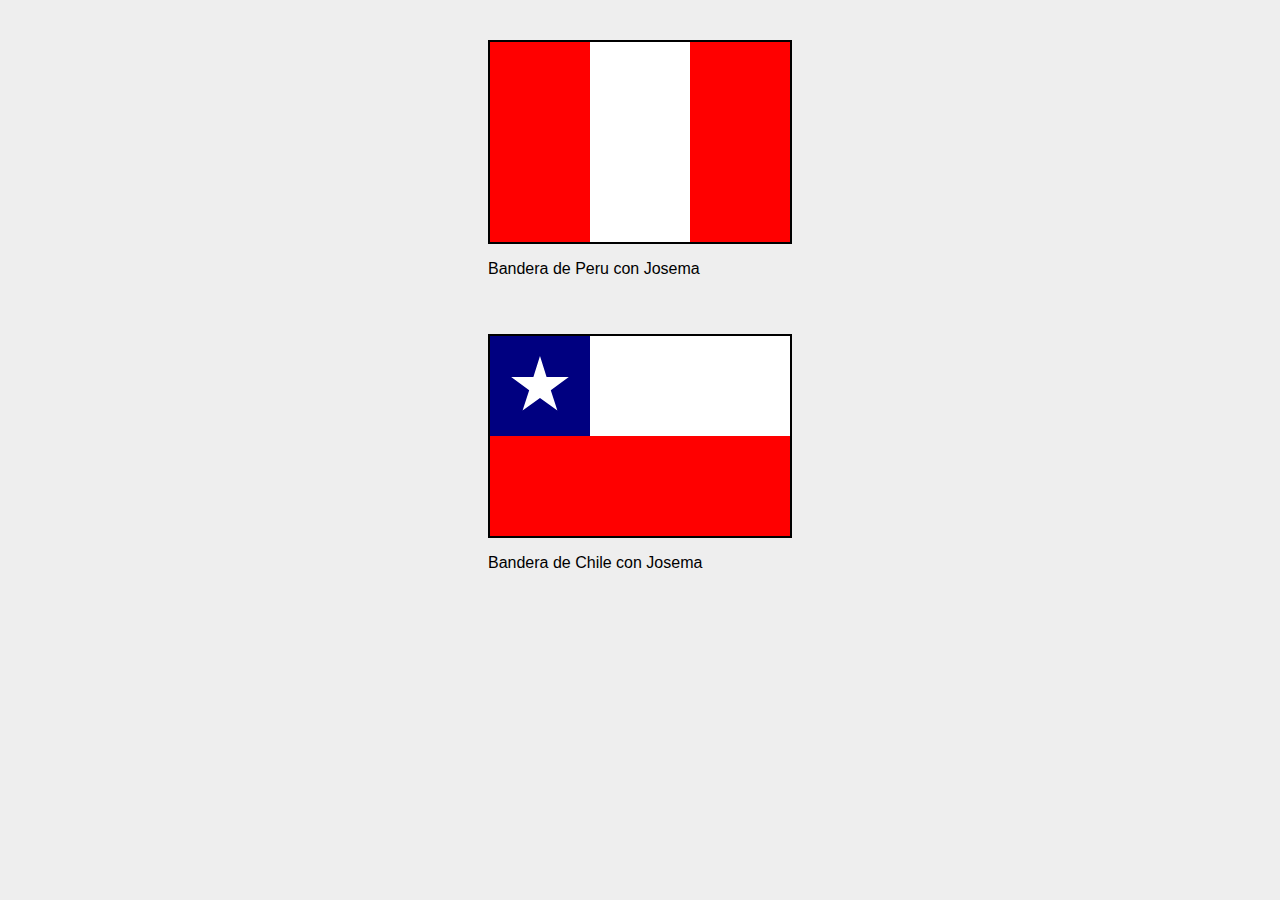
<file: bandera/index.html>
<!DOCTYPE html>
<html lang="es">
<head>
  <meta charset="UTF-8">
  <title></title>
  <link rel="stylesheet" href="bandera.css">
  </head>
<body>
  <section class="bandera-peru">
    <div class="bandera">
      <div class="franja roja"></div>
      <div class="franja blanca"></div>
      <div class="franja roja"></div>
    </div>
    <p>Bandera de Peru con Josema</p>
  </section>

  <section class="bandera-chile">
    <div class="bandera-chilena">
      <div class="parte-superior">
        <div class="cuadro-azul">
          <div class="estrella"></div>
        </div>
        <div class="blanco-horizontal"></div>
      </div>
      <div class="rojo-horizontal"></div>
    </div>
    <p>Bandera de Chile con Josema</p>
  </section>
</body>
</html>
</file>
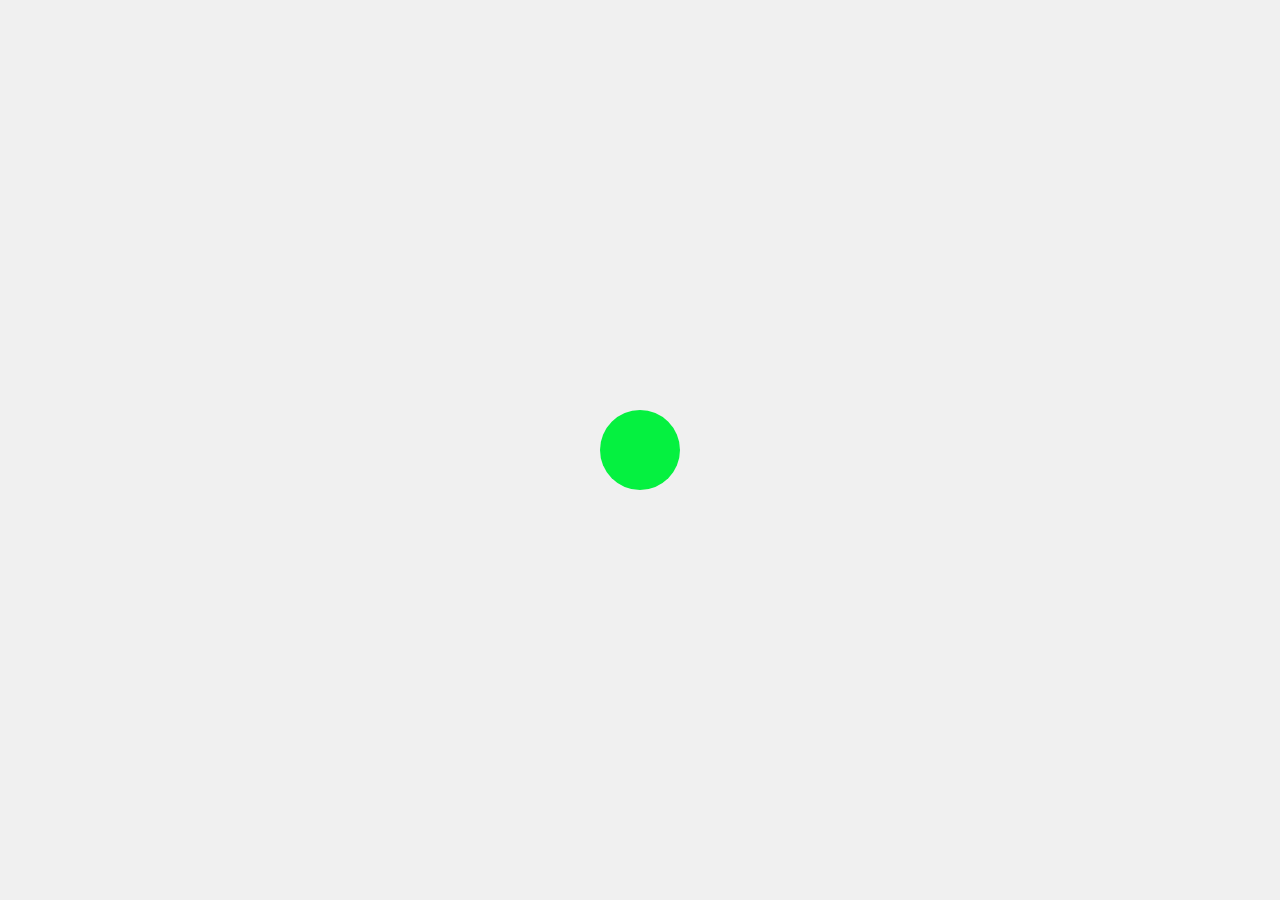
<file: bote/index.html>
<!DOCTYPE html>
<html lang="es">
<head>
  <meta charset="UTF-8" />
  <meta name="viewport" content="width=device-width, initial-scale=1" />
  <title>Círculo que rebota al pasar el cursor</title>
  <link rel="stylesheet" href="./style.css" />
</head>
<body>
  <div class="circle"></div>
</body>
</html>
</file>
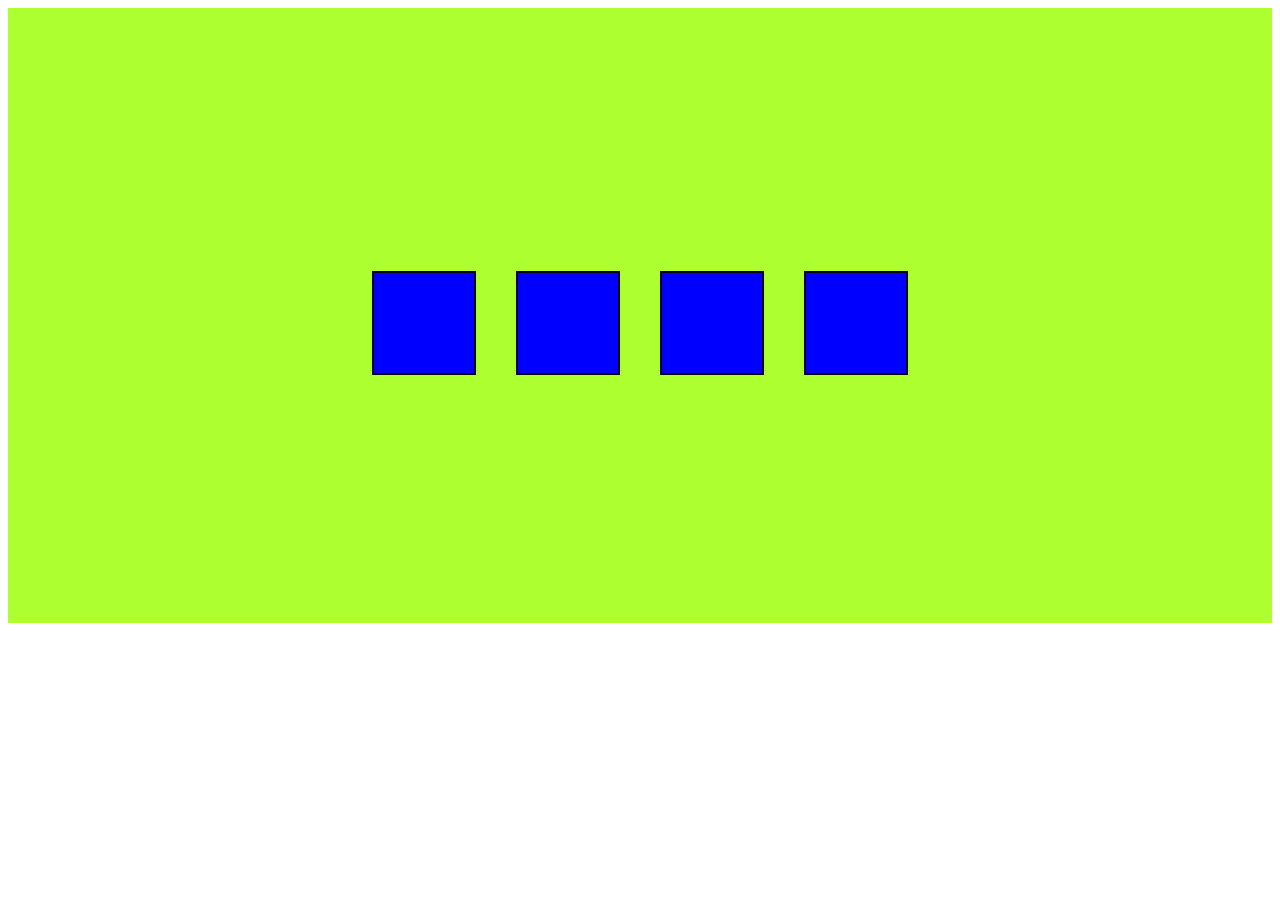
<file: flexbox/index.html>
<!DOCTYPE html>
<html lang="en">
<head>
    <meta charset="UTF-8">
    <meta name="viewport" content="width=device-width, initial-scale=1.0">
    <title>flexbox</title>
    <link rel="stylesheet" href="./flexbox.css">
</head>
<body>
    <section class="principal">
    <article></article>
    <article></article>
    <article></article>
    <article></article>
    </section>
</body>
</html>
</file>
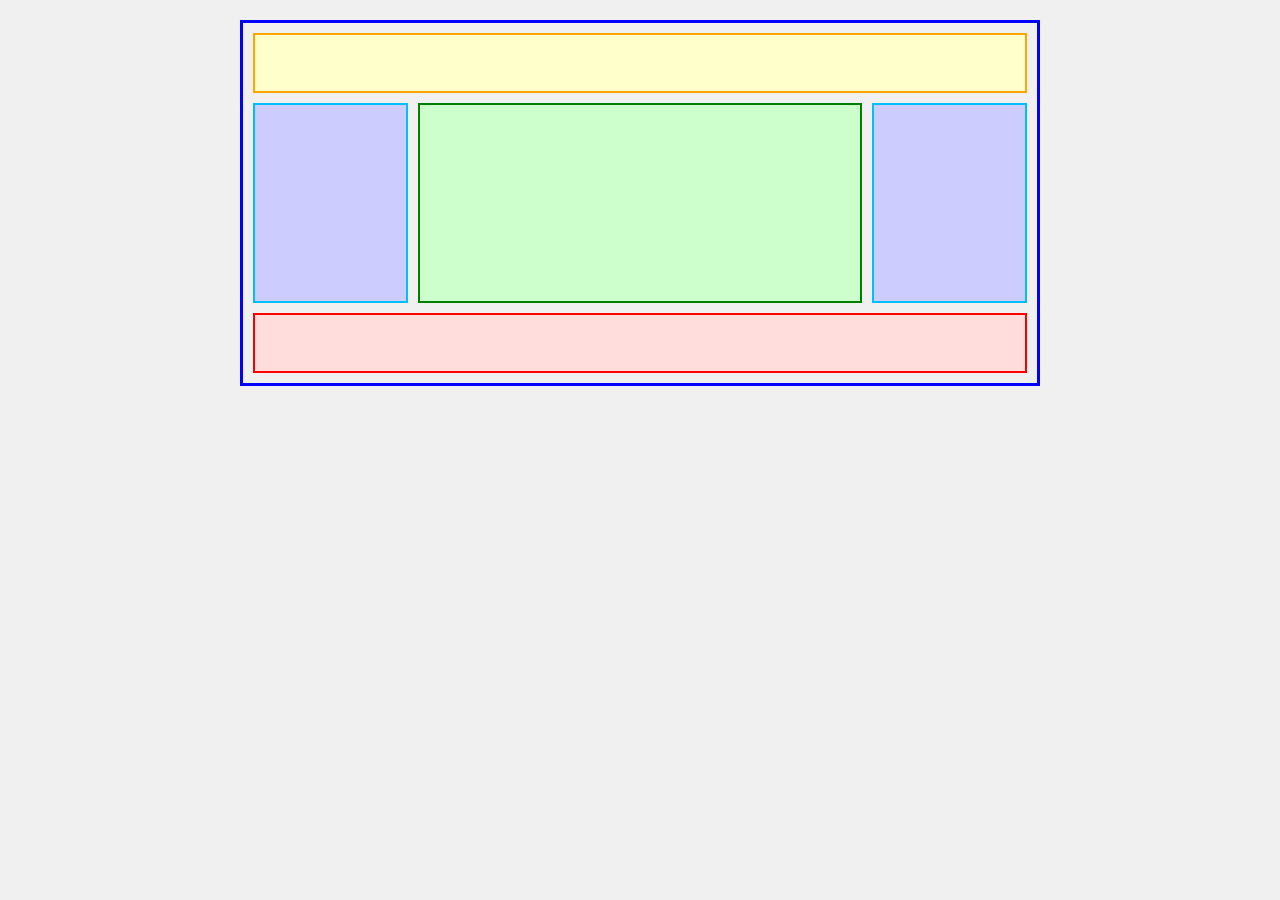
<file: Practica1/index.html>
<!DOCTYPE html>
<html lang="es">
<head>
  <meta charset="UTF-8">
  <title>Cuadro kaneki</title>
  <style>
    * {
      box-sizing: border-box;
    }
    body {
      margin: 0;
      padding: 20px;
      background: #f0f0f0;
    }
    section {
      border: 3px solid blue;
      padding: 10px;
      max-width: 800px;
      margin: auto;
    }
    header {
      height: 60px;
      background-color: #ffffcc;
      border: 2px solid orange;
      margin-bottom: 10px;
    }
    main {
      display: flex;
      margin-bottom: 10px;
    }
    aside {
      width: 20%;
      background-color: #ccf;
      border: 2px solid deepskyblue;
      height: 200px;
    }
    article {
      flex: 1;
      background-color: #cfc;
      border: 2px solid green;
      height: 200px;
      margin: 0 10px;
    }
    footer {
      height: 60px;
      background-color: #fdd;
      border: 2px solid red;
    }
  </style>
</head>
<body>

<section>
  <header></header>

  <main>
    <aside></aside>
    <article></article>
    <aside></aside>
  </main>

  <footer></footer>
</section>

</body>
</html>
</file>
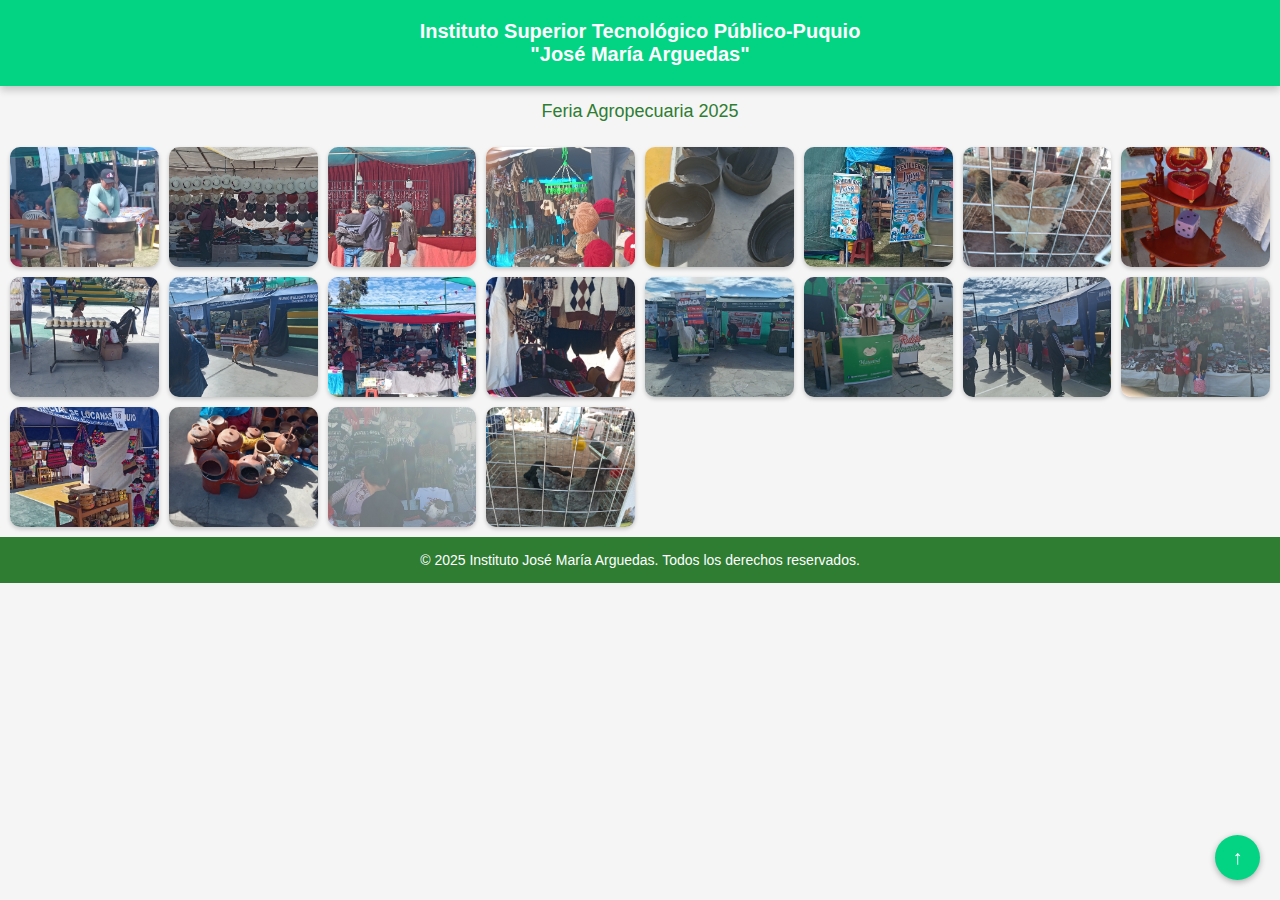
<file: Sitio Web/index.html>
<!DOCTYPE html>
<html lang="es">
<head>
    <link rel="stylesheet" href="./css/style.css">
  <meta charset="UTF-8">
  <meta name="viewport" content="width=device-width, initial-scale=1.0">
  <title>Feria Agropecuaria - José María Arguedas</title>
  <style>
    :root {
      --verde: #02d484;
      --verde-oscuro: #2E7D32;
      --blanco: #fff;
      --gris-claro: #f5f5f5;
    }

    body {
      margin: 0;
      font-family: 'Segoe UI', sans-serif;
      background: var(--gris-claro);
      color: #333;
    }

    header {
      background: var(--verde);
      color: var(--blanco);
      padding: 20px;
      text-align: center;
      font-size: 20px;
      font-weight: bold;
    }

    .titulo-secundario {
      text-align: center;
      font-size: 18px;
      margin: 15px 0;
      color: var(--verde-oscuro);
    }

    .galeria {
      display: grid;
      grid-template-columns: repeat(auto-fit, minmax(140px, 1fr));
      gap: 10px;
      padding: 10px;
    }

    .galeria img {
      width: 100%;
      height: 120px;
      object-fit: cover;
      border-radius: 10px;
      transition: transform 0.3s ease;
      cursor: pointer;
      box-shadow: 0 2px 4px rgba(0,0,0,0.2);
    }

    .galeria img:hover {
      transform: scale(1.05);
    }

    footer {
      background: var(--verde-oscuro);
      color: white;
      text-align: center;
      padding: 15px;
      font-size: 14px;
    }

    .btn-volver-arriba {
      position: fixed;
      bottom: 20px;
      right: 20px;
      background: var(--verde);
      color: white;
      border: none;
      border-radius: 50%;
      width: 45px;
      height: 45px;
      font-size: 20px;
      box-shadow: 0 2px 6px rgba(0,0,0,0.3);
      cursor: pointer;
    }

    @media (max-width: 600px) {
      header {
        font-size: 16px;
        padding: 15px;
      }

      .galeria img {
        height: 100px;
      }
    }
  </style>
</head>
<body>

  <header>
    Instituto Superior Tecnológico Público-Puquio<br>"José María Arguedas"
  </header>

  <div class="titulo-secundario">Feria Agropecuaria 2025</div>

  <div class="galeria">
    <!-- Reemplaza estos src con tus imágenes reales -->
    <img src="./css/Foto 1.jpeg" alt="Feria 1">
    <img src="./css/Foto (2).jpeg" alt="Feria 2">
    <img src="./css/Foto (3).jpeg" alt="Feria 3">
    <img src="./css/Foto (4).jpeg" alt="Feria 4">
    <img src="./css/Foto (6).jpeg" alt="Feria 5">
    <img src="./css/Foto (7).jpeg" alt="Feria 6">
    <img src="./css/Foto (8).jpeg" alt="Feria 7">
    <img src="./css/Foto (9).jpeg" alt="Feria 8">
    <img src="./css/Foto (10).jpeg" alt="Feria 9">
    <img src="./css/Foto (11).jpeg" alt="Feria 10">
    <img src="./css/Foto (12).jpeg" alt="Feria 11">
    <img src="./css/Foto (13).jpeg" alt="Feria 12">
    <img src="./css/Foto (14).jpeg" alt="Feria 13">
    <img src="./css/Foto (15).jpeg" alt="Feria 14">
    <img src="./css/Foto (16).jpeg" alt="Feria 15">
    <img src="./css/Foto (17).jpeg" alt="Feria 16">
    <img src="./css/Foto (18).jpeg" alt="Feria 17">
    <img src="./css/Foto (19).jpeg" alt="Feria 18">
    <img src="./css/Foto 20.jpeg" alt="Feria 19">
    <img src="./css/Foto (5).jpeg" alt="Feria 20">
  </div>

  <button class="btn-volver-arriba" onclick="window.scrollTo({top: 0, behavior: 'smooth'})">↑</button>

  <footer>
    © 2025 Instituto José María Arguedas. Todos los derechos reservados.
  </footer>

</body>
</html>
</file>
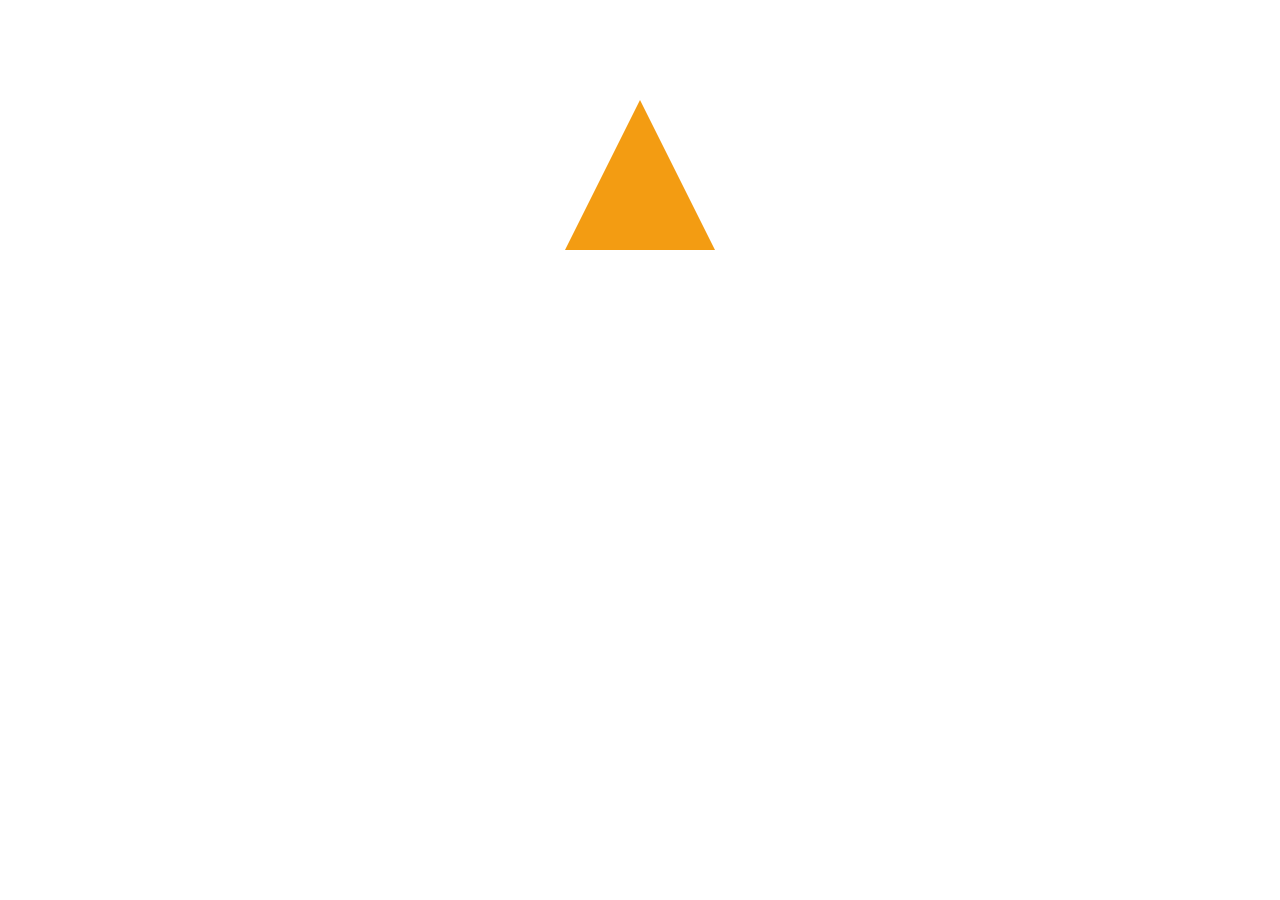
<file: triangulo/index.html>
<!DOCTYPE html>
<html lang="es">
<head>
  <meta charset="UTF-8" />
  <meta charset="UTF-8" />
  <title>Animación Triángulo → Cuadrado → Círculo</title>
  <link rel="stylesheet" href="styles.css" />
</head>
<body>
  <div class="figura"></div>
</body>
</html>
</file>
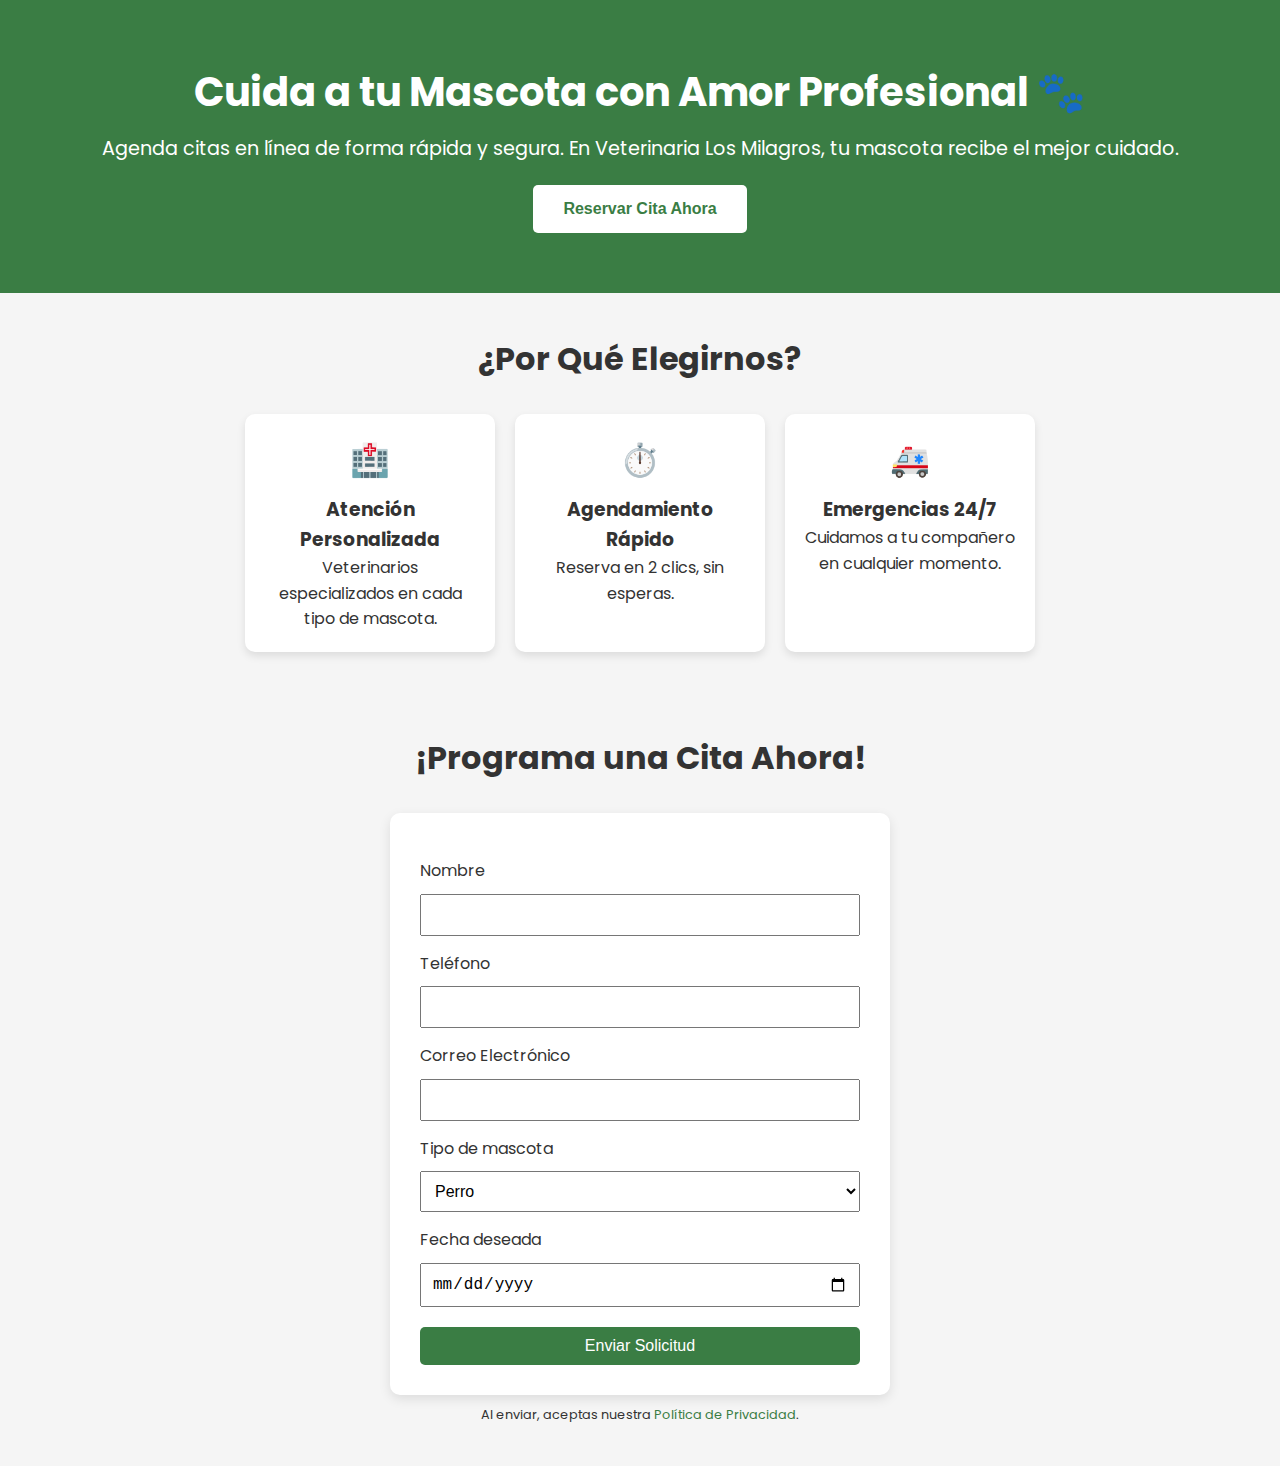
<file: vete/css/index.html>
<!DOCTYPE html>
<html lang="es">
<head>
  <meta charset="UTF-8" />
  <meta name="viewport" content="width=device-width, initial-scale=1.0" />
  <title>Veterinaria Los Milagros</title>
  <link href="https://fonts.googleapis.com/css2?family=Poppins:wght@400;600&display=swap" rel="stylesheet" />
  <style>
    :root {
      --verde: #3a7d44;
      --gris-claro: #f5f5f5;
      --blanco: #ffffff;
      --fuente: 'Poppins', sans-serif;
    }

    * {
      margin: 0;
      padding: 0;
      box-sizing: border-box;
    }

    body {
      font-family: var(--fuente);
      background-color: var(--gris-claro);
      color: #333;
      line-height: 1.6;
    }

    header {
      background-color: var(--verde);
      color: var(--blanco);
      padding: 60px 20px;
      text-align: center;
    }

    header h1 {
      font-size: 2.5rem;
      margin-bottom: 10px;
    }

    header p {
      font-size: 1.2rem;
      margin-bottom: 20px;
    }

    .cta-button {
      background-color: var(--blanco);
      color: var(--verde);
      border: none;
      padding: 15px 30px;
      font-size: 1rem;
      font-weight: bold;
      border-radius: 5px;
      cursor: pointer;
      transition: background-color 0.3s;
    }

    .cta-button:hover {
      background-color: #e0f2e9;
    }

    .section {
      padding: 40px 20px;
      text-align: center;
    }

    .section h2 {
      font-size: 2rem;
      margin-bottom: 30px;
    }

    .cards {
      display: flex;
      flex-wrap: wrap;
      justify-content: center;
      gap: 20px;
    }

    .card {
      background-color: var(--blanco);
      padding: 20px;
      border-radius: 10px;
      width: 250px;
      box-shadow: 0 4px 8px rgba(0,0,0,0.1);
    }

    .card span {
      font-size: 2rem;
      display: block;
      margin-bottom: 10px;
    }

    form {
      max-width: 500px;
      margin: auto;
      background: var(--blanco);
      padding: 30px;
      border-radius: 10px;
      box-shadow: 0 4px 12px rgba(0,0,0,0.1);
      text-align: left;
    }

    form label {
      display: block;
      margin: 15px 0 5px;
    }

    form input, form select, form button {
      width: 100%;
      padding: 10px;
      margin-top: 5px;
      font-size: 1rem;
    }

    form button {
      background-color: var(--verde);
      color: var(--blanco);
      border: none;
      border-radius: 5px;
      cursor: pointer;
      margin-top: 20px;
      transition: background-color 0.3s;
    }

    form button:hover {
      background-color: #2d5c33;
    }

    .legal-note {
      font-size: 0.8rem;
      text-align: center;
      margin-top: 10px;
    }

    .legal-note a {
      color: var(--verde);
      text-decoration: none;
    }

    .success-message {
      color: green;
      font-weight: bold;
      margin-top: 10px;
    }

    @media (max-width: 600px) {
      .cards {
        flex-direction: column;
        align-items: center;
      }
    }
  </style>
</head>
<body>

  <!-- HERO SECTION -->
  <header>
    <h1>Cuida a tu Mascota con Amor Profesional 🐾</h1>
    <p>Agenda citas en línea de forma rápida y segura. En Veterinaria Los Milagros, tu mascota recibe el mejor cuidado.</p>
    <button class="cta-button" onclick="document.getElementById('contacto').scrollIntoView({behavior:'smooth'})">Reservar Cita Ahora</button>
  </header>

  <!-- BENEFICIOS -->
  <section class="section">
    <h2>¿Por Qué Elegirnos?</h2>
    <div class="cards">
      <div class="card">
        <span>🏥</span>
        <h3>Atención Personalizada</h3>
        <p>Veterinarios especializados en cada tipo de mascota.</p>
      </div>
      <div class="card">
        <span>⏱️</span>
        <h3>Agendamiento Rápido</h3>
        <p>Reserva en 2 clics, sin esperas.</p>
      </div>
      <div class="card">
        <span>🚑</span>
        <h3>Emergencias 24/7</h3>
        <p>Cuidamos a tu compañero en cualquier momento.</p>
      </div>
    </div>
  </section>

  <!-- FORMULARIO -->
  <section class="section" id="contacto">
    <h2>¡Programa una Cita Ahora!</h2>
    <form id="formulario">
      <label for="nombre">Nombre</label>
      <input type="text" id="nombre" name="nombre" required />

      <label for="telefono">Teléfono</label>
      <input type="tel" id="telefono" name="telefono" required />

      <label for="correo">Correo Electrónico</label>
      <input type="email" id="correo" name="correo" required />

      <label for="mascota">Tipo de mascota</label>
      <select id="mascota" name="mascota">
        <option value="perro">Perro</option>
        <option value="gato">Gato</option>
        <option value="otro">Otro</option>
      </select>

      <label for="fecha">Fecha deseada</label>
      <input type="date" id="fecha" name="fecha" required />

      <button type="submit">Enviar Solicitud</button>
      <div id="respuesta" class="success-message" style="display:none;">¡Solicitud enviada con éxito!</div>
    </form>
    <p class="legal-note">Al enviar, aceptas nuestra <a href="#">Política de Privacidad</a>.</p>
  </section>

  <script>
    // Simular envío de formulario
    document.getElementById('formulario').addEventListener('submit', function(e) {
      e.preventDefault();
      document.getElementById('respuesta').style.display = 'block';
    });
  </script>

</body>
</html>
</file>
<file: bandera/bandera.css>
body {
  display: flex;
  flex-direction: column;
  align-items: center;
  gap: 40px;
  margin: 0;
  padding: 40px;
  background-color: #eee;
  font-family: sans-serif;
}

.bandera {
  display: flex;
  width: 300px;
  height: 200px;
  border: 2px solid black;
}

.franja {
  width: 33.33%;
  height: 100%;
}

.roja {
  background-color: red;
}

.blanca {
  background-color: white;
}

.bandera-chilena {
  width: 300px;
  height: 200px;
  border: 2px solid black;
  display: flex;
  flex-direction: column;
}

.parte-superior {
  display: flex;
  height: 50%;
}

.cuadro-azul {
  width: 33.33%;
  background-color: navy;
  position: relative;
}

.estrella {
  width: 60px;
  height: 60px;
  background-color: white;
  clip-path: polygon(
    50% 0%, 61% 35%, 98% 35%, 
    68% 57%, 79% 91%, 50% 70%, 
    21% 91%, 32% 57%, 2% 35%, 
    39% 35%
  );
  position: absolute;
  top: 50%;
  left: 50%;
  transform: translate(-50%, -50%);
}

.blanco-horizontal {
  width: 66.66%;
  background-color: white;
}

.rojo-horizontal {
  height: 50%;
  background-color: red;
}
</file>
<file: bote/style.css>
body {
  margin: 0;
  height: 100vh;
  background: #f0f0f0;
  display: flex;
  justify-content: center;
  align-items: center;
}

.circle {
  width: 80px;
  height: 80px;
  background-color: #05f140;
  border-radius: 50%;
  transition: transform 3.0s ease;
}

/* Animación de rebote al hacer hover */
.circle:hover {
  animation: bounce 3.0s ease;
}

@keyframes bounce {
  0%   { transform: translateY(0); }
  30%  { transform: translateY(-60px); }
  50%  { transform: translateY(0); }
  70%  { transform: translateY(-30px); }
  100% { transform: translateY(0); }
}
</file>
<file: flexbox/flexbox.css>
.principal{
    height: 600px;
    background: greenyellow;
    padding-top: 15px;
    display: flex;
    justify-content: center;
    align-items: center;
}
article{
    height: 100px;
    width: 100px;
    background: blue;
    margin: 20px;
    border: 2px solid #000;
}
</file>
<file: Sitio Web/css/style.css>
* {
  margin: 0;
  padding: 0;
  box-sizing: border-box;
}

body {
  font-family: 'Segoe UI', sans-serif;
  background: #f0f9f0;
  color: #333;
}

header {
  background: linear-gradient(to right, #2e7d32, #66bb6a);
  color: white;
  padding: 20px;
  text-align: center;
  box-shadow: 0 4px 8px rgba(0,0,0,0.2);
}

header h1 {
  font-size: 20px;
  margin-bottom: 5px;
}

header h2 {
  font-size: 16px;
  font-weight: normal;
}

.intro {
  text-align: center;
  padding: 20px;
}

.intro h3 {
  color: #388E3C;
  font-size: 24px;
  margin-bottom: 10px;
}

.intro p {
  font-size: 16px;
  color: #555;
}

.galeria {
  display: grid;
  grid-template-columns: repeat(auto-fill, minmax(140px, 1fr));
  gap: 12px;
  padding: 10px 20px 80px;
}

.img-container {
  overflow: hidden;
  border-radius: 12px;
  box-shadow: 0 2px 6px rgba(0,0,0,0.15);
  transition: transform 0.3s ease;
}

.img-container img {
  width: 100%;
  height: 120px;
  object-fit: cover;
  transition: transform 0.3s ease;
  border-radius: 12px;
}

.img-container:hover img {
  transform: scale(1.05);
}

.top-button {
  position: fixed;
  bottom: 20px;
  right: 20px;
  background: #2E7D32;
  color: white;
  border: none;
  padding: 14px;
  border-radius: 50%;
  font-size: 18px;
  cursor: pointer;
  box-shadow: 0 4px 6px rgba(0,0,0,0.3);
  z-index: 100;
}

footer {
  background: #388E3C;
  color: white;
  text-align: center;
  padding: 15px;
  font-size: 14px;
  position: relative;
}
</file>
<file: triangulo/styles.css>
.figura {
  width: 150px;
  height: 150px;
  margin: 100px auto;
  background-color: #f39c12; /* Triángulo: naranja */
  clip-path: polygon(
    50% 0%,   /* punta arriba */
    0% 100%,  /* abajo izquierda */
    100% 100% /* abajo derecha */
  );
  border-radius: 0;
  transition: background-color 2s ease, border-radius 2s ease;
  animation-fill-mode: forwards;
}

.figura:hover {
  animation: transformShape 6s forwards;
}

@keyframes transformShape {
  0% {
    clip-path: polygon(50% 0%, 0% 100%, 100% 100%);
    background-color: #f39c12;
    border-radius: 0;
  }
  33.33% {
    clip-path: polygon(
      0% 0%,    /* arriba izquierda */
      0% 100%,  /* abajo izquierda */
      100% 100%,/* abajo derecha */
      100% 0%   /* arriba derecha */
    );
    background-color: #3498db; /* azul */
    border-radius: 0;
  }
  66.66% {
    clip-path: polygon(
      0% 0%,    /* arriba izquierda */
      0% 100%,  /* abajo izquierda */
      100% 100%,/* abajo derecha */
      100% 0%   /* arriba derecha */
    );
    background-color: #2ecc71; /* verde */
    border-radius: 50%;
  }
  100% {
    clip-path: polygon(
      0% 0%,    /* arriba izquierda */
      0% 100%,  /* abajo izquierda */
      100% 100%,/* abajo derecha */
      100% 0%   /* arriba derecha */
    );
    background-color: #2ecc71;
    border-radius: 50%;
  }
}
</file>
